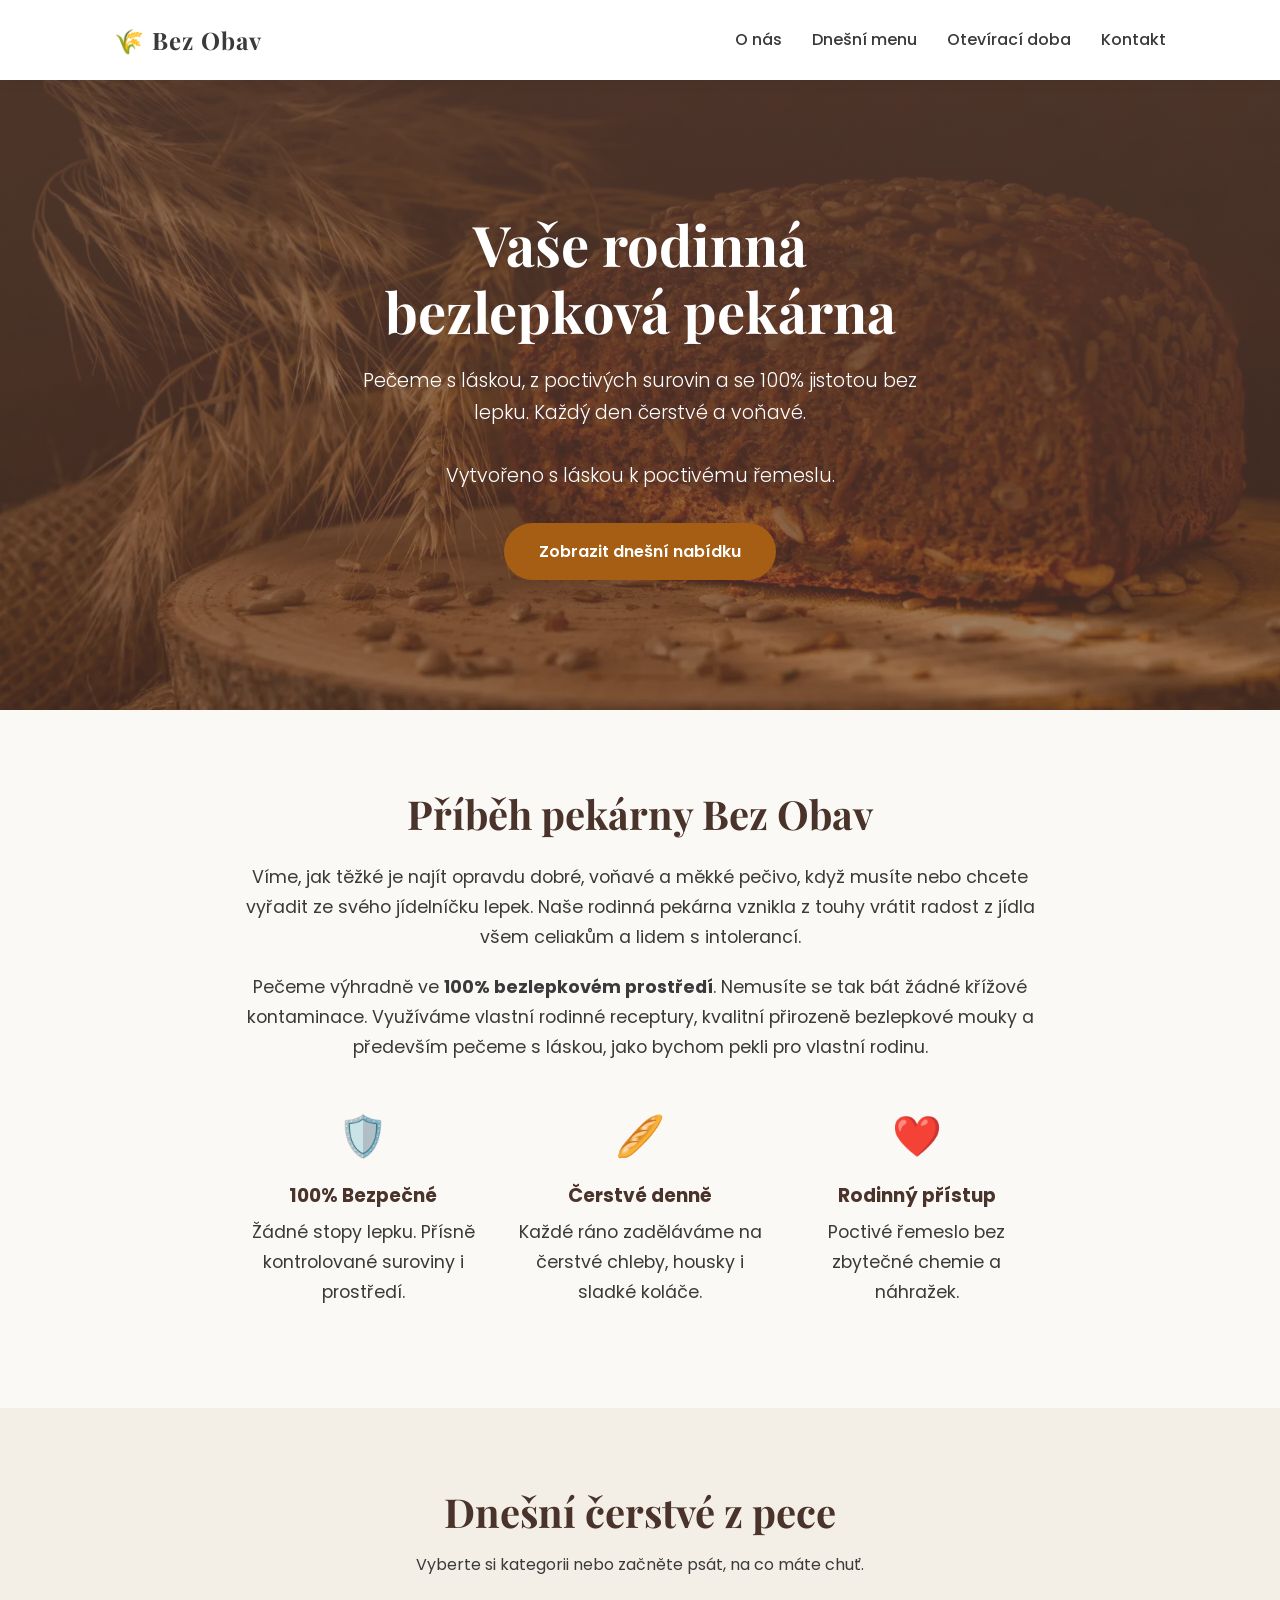
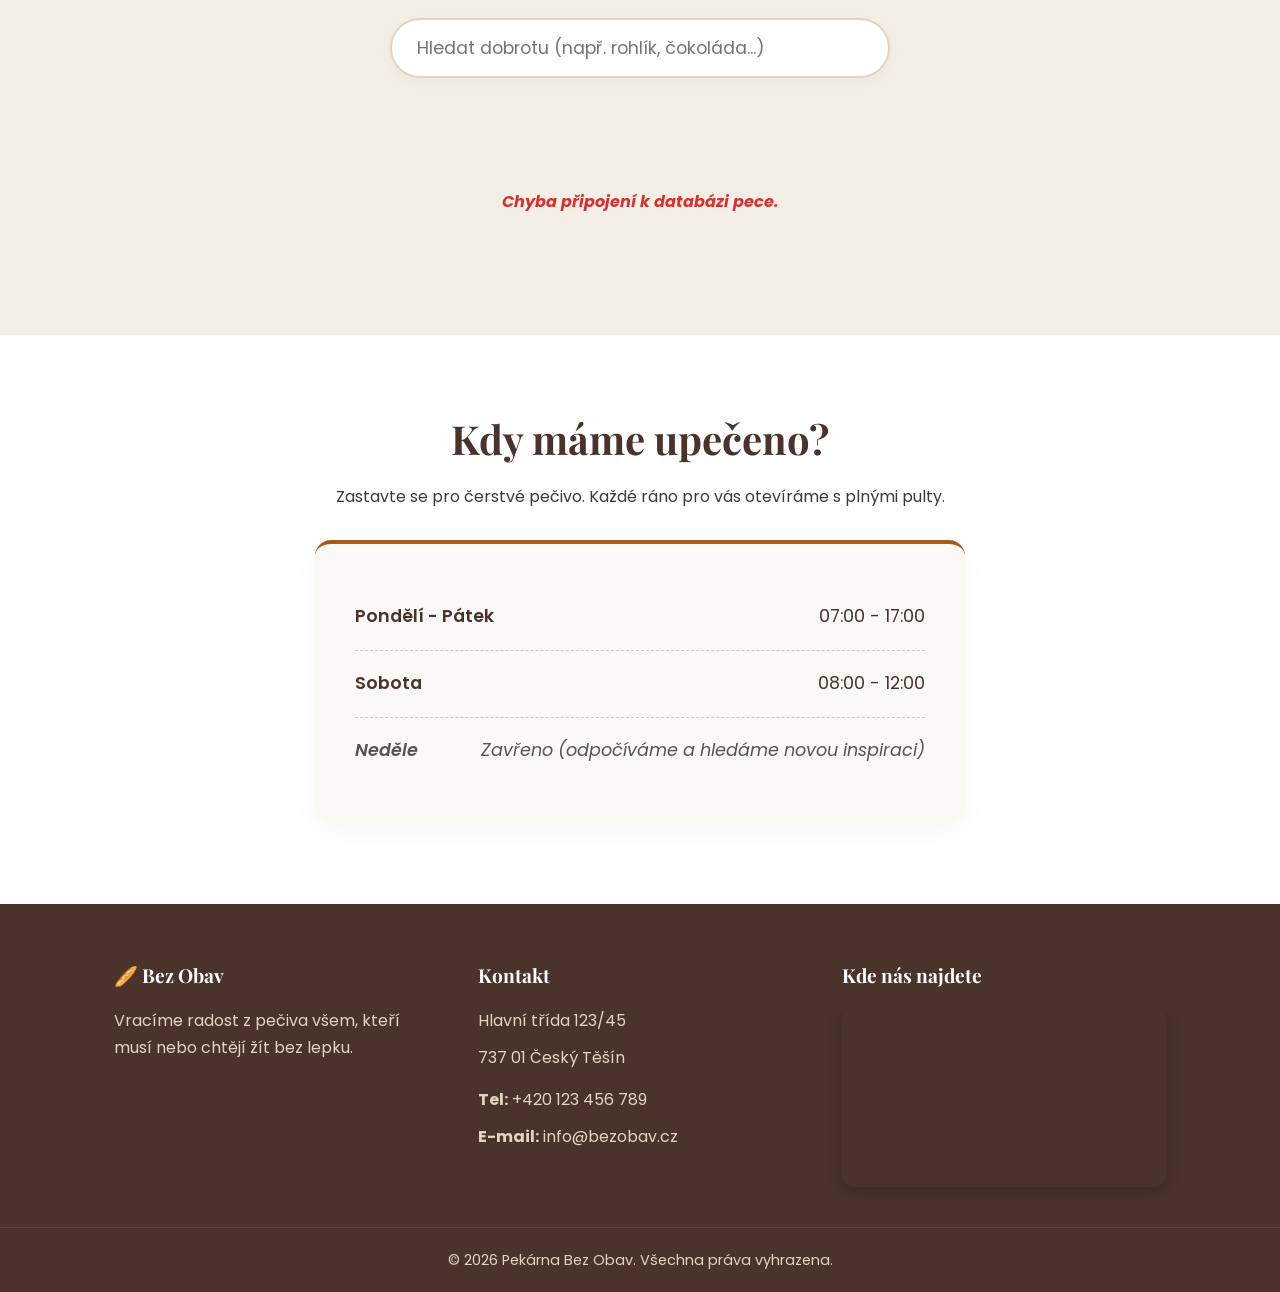
<file: index.html>
<!DOCTYPE html>
<html lang="cs">
<head>
    <meta charset="UTF-8">
    <meta name="viewport" content="width=device-width, initial-scale=1.0">
    <meta name="description" content="Rodinná bezlepková pekárna Bez Obav. Pečeme s láskou, ze 100% bezlepkových surovin. Čerstvý chléb a sladkosti každý den.">
    <title>Bez Obav | Rodinná bezlepková pekárna</title>

    <!-- 1. SEO: Meta Popisek -->
    <meta name="description" content="Rodinná bezlepková pekárna Bez Obav. Pečeme s láskou, ze 100% bezlepkových surovin. Čerstvý chléb a sladkosti každý den.">
    
    <!-- 2. Preload pro LCP (Prohlížeč stáhne hlavní fotku bleskově ještě před čtením CSS) -->
    <link rel="preload" as="image" href="images/hero-pozadi.webp" fetchpriority="high">
    
    <!-- 3. Asynchronní Google Fonty (Odstraní "Render-blocking" penalizaci) -->
    <link rel="preconnect" href="https://fonts.googleapis.com">
    <link rel="preconnect" href="https://fonts.gstatic.com" crossorigin>
    <link rel="preload" as="style" href="https://fonts.googleapis.com/css2?family=Playfair+Display:ital,wght@0,600;0,700;1,600&family=Poppins:wght@300;400;500;600&display=swap">
    <link rel="stylesheet" href="https://fonts.googleapis.com/css2?family=Playfair+Display:ital,wght@0,600;0,700;1,600&family=Poppins:wght@300;400;500;600&display=swap" media="print" onload="this.media='all'">
    <noscript>
        <link rel="stylesheet" href="https://fonts.googleapis.com/css2?family=Playfair+Display:ital,wght@0,600;0,700;1,600&family=Poppins:wght@300;400;500;600&display=swap">
    </noscript>
    
    <link rel="stylesheet" href="styles/style-final.css">
</head>
<body>

    <nav class="navigace">
        <div class="kontejner nav-obsah">
            <a href="#" class="logo">🌾 Bez Obav</a>
            <ul class="nav-odkazy">
                <li><a href="#o-nas">O nás</a></li>
                <li><a href="#menu">Dnešní menu</a></li>
                <li><a href="#oteviraci-doba">Otevírací doba</a></li>
                <li><a href="#kontakt">Kontakt</a></li>
            </ul>
        </div>
    </nav>

    <header class="hero">
        <div class="hero-obsah">
            <h1>Vaše rodinná<br>bezlepková pekárna</h1>
            <p>Pečeme s láskou, z poctivých surovin a se 100% jistotou bez lepku. Každý den čerstvé a voňavé.</p>
            <p>Vytvořeno s láskou k poctivému řemeslu.</p>
            <a href="#menu" class="tlacitko">Zobrazit dnešní nabídku</a>
        </div>
    </header>

    <main>

        <!-- SEKCE: O NÁS -->
        <section id="o-nas" class="sekce-o-nas">
            <div class="kontejner">
                <div class="o-nas-obsah">
                    <h2>Příběh pekárny Bez Obav</h2>
                    <p>
                        Víme, jak těžké je najít opravdu dobré, voňavé a měkké pečivo, když musíte nebo chcete vyřadit ze svého jídelníčku lepek. Naše rodinná pekárna vznikla z touhy vrátit radost z jídla všem celiakům a lidem s intolerancí.
                    </p>
                    <p>
                        Pečeme výhradně ve <strong>100% bezlepkovém prostředí</strong>. Nemusíte se tak bát žádné křížové kontaminace. Využíváme vlastní rodinné receptury, kvalitní přirozeně bezlepkové mouky a především pečeme s láskou, jako bychom pekli pro vlastní rodinu.
                    </p>
                    
                    <div class="o-nas-ikony">
                        <div class="ikona-box">
                            <span>🛡️</span>
                            <h3>100% Bezpečné</h3>
                            <p>Žádné stopy lepku. Přísně kontrolované suroviny i prostředí.</p>
                        </div>
                        <div class="ikona-box">
                            <span>🥖</span>
                            <h3>Čerstvé denně</h3>
                            <p>Každé ráno zaděláváme na čerstvé chleby, housky i sladké koláče.</p>
                        </div>
                        <div class="ikona-box">
                            <span>❤️</span>
                            <h3>Rodinný přístup</h3>
                            <p>Poctivé řemeslo bez zbytečné chemie a náhražek.</p>
                        </div>
                    </div>
                </div>
            </div>
        </section>
        
        <section id="menu" class="sekce-menu">
            <div class="kontejner">
                <div class="menu-hlavicka">
                    <h2>Dnešní čerstvé z pece</h2>
                    <p>Vyberte si kategorii nebo začněte psát, na co máte chuť.</p>
                </div>

                <div class="vyhledavani-kontejner">
                    <input type="text" id="vyhledavani" placeholder="Hledat dobrotu (např. rohlík, čokoláda...)" class="vyhledavani-input">
                </div>
                
                <div id="filtry-kategorii" class="filtry"></div>

                <div id="seznam-peciva" class="mrizka-peciva">
                    <!-- Profesionální Skeleton Loaders -->
                    <div class="skeleton-karta"><div class="skeleton skeleton-img"></div><div class="skeleton-texty"><div class="skeleton skeleton-nadpis"></div><div class="skeleton skeleton-odstavec"></div><div class="skeleton skeleton-odstavec kratky"></div><div class="skeleton skeleton-cena"></div></div></div>
                    <div class="skeleton-karta"><div class="skeleton skeleton-img"></div><div class="skeleton-texty"><div class="skeleton skeleton-nadpis"></div><div class="skeleton skeleton-odstavec"></div><div class="skeleton skeleton-odstavec kratky"></div><div class="skeleton skeleton-cena"></div></div></div>
                    <div class="skeleton-karta"><div class="skeleton skeleton-img"></div><div class="skeleton-texty"><div class="skeleton skeleton-nadpis"></div><div class="skeleton skeleton-odstavec"></div><div class="skeleton skeleton-odstavec kratky"></div><div class="skeleton skeleton-cena"></div></div></div>
                    <div class="skeleton-karta"><div class="skeleton skeleton-img"></div><div class="skeleton-texty"><div class="skeleton skeleton-nadpis"></div><div class="skeleton skeleton-odstavec"></div><div class="skeleton skeleton-odstavec kratky"></div><div class="skeleton skeleton-cena"></div></div></div>
                </div>
            </div>
        </section>

        <section id="oteviraci-doba" class="sekce-oteviraci-doba">
            <div class="kontejner">
                <div class="oteviraci-obsah">
                    <h2>Kdy máme upečeno?</h2>
                    <p>Zastavte se pro čerstvé pečivo. Každé ráno pro vás otevíráme s plnými pulty.</p>
                    
                    <div class="oteviraci-karta">
                        <ul class="seznam-doba">
                            <li>
                                <strong>Pondělí - Pátek</strong> 
                                <span>07:00 - 17:00</span>
                            </li>
                            <li>
                                <strong>Sobota</strong> 
                                <span>08:00 - 12:00</span>
                            </li>
                            <li class="zavreno">
                                <strong>Neděle</strong> 
                                <span>Zavřeno (odpočíváme a hledáme novou inspiraci)</span>
                            </li>
                        </ul>
                    </div>
                </div>
            </div>
        </section>
    </main>

    <footer id="kontakt" class="paticka">
        <div class="kontejner paticka-mrizka">
            
            <div class="paticka-sloupec">
                <h3>🥖 Bez Obav</h3>
                <p>Vracíme radost z pečiva všem, kteří musí nebo chtějí žít bez lepku.</p>
            </div>
            
            <div class="paticka-sloupec">
                <h3>Kontakt</h3>
                <p>Hlavní třída 123/45</p>
                <p>737 01 Český Těšín</p>
                <p style="margin-top: 15px;"><strong>Tel:</strong> +420 123 456 789</p>
                <p><strong>E-mail:</strong> info@bezobav.cz</p>
            </div>
            
            <div class="paticka-sloupec">
                <h3>Kde nás najdete</h3>
                <div class="mapa-kontejner">
                    <iframe
                        title="Mapa s polohou pekárny"
                        src="https://www.google.com/maps/embed?pb=!1m18!1m12!1m3!1d3078.717622815853!2d18.565678176812554!3d49.739636438288294!2m3!1f0!2f0!3f0!3m2!1i1024!2i768!4f13.1!3m3!1m2!1s0x471406c2a2d69a75%3A0x3954369a52625ce4!2zTWlzdMWZb3ZpY2vDoSwgNzM1IDYyIMSMZXNrw70gVMSbxaHDrW4gNg!5e1!3m2!1scs!2scz!4v1784133111474!5m2!1scs!2scz"
                        width="100%" 
                        height="180" 
                        style="border:0;" 
                        allowfullscreen="" 
                        loading="lazy" 
                        referrerpolicy="no-referrer-when-downgrade">
                    </iframe>
                </div>
            </div>

        </div>
        
        <div class="paticka-spodek">
            <p>&copy; <script>document.write(new Date().getFullYear())</script> Pekárna Bez Obav. Všechna práva vyhrazena.</p>
        </div>
    </footer>

    <script src="scripts/index.js"></script>
</body>
</html>
</file>
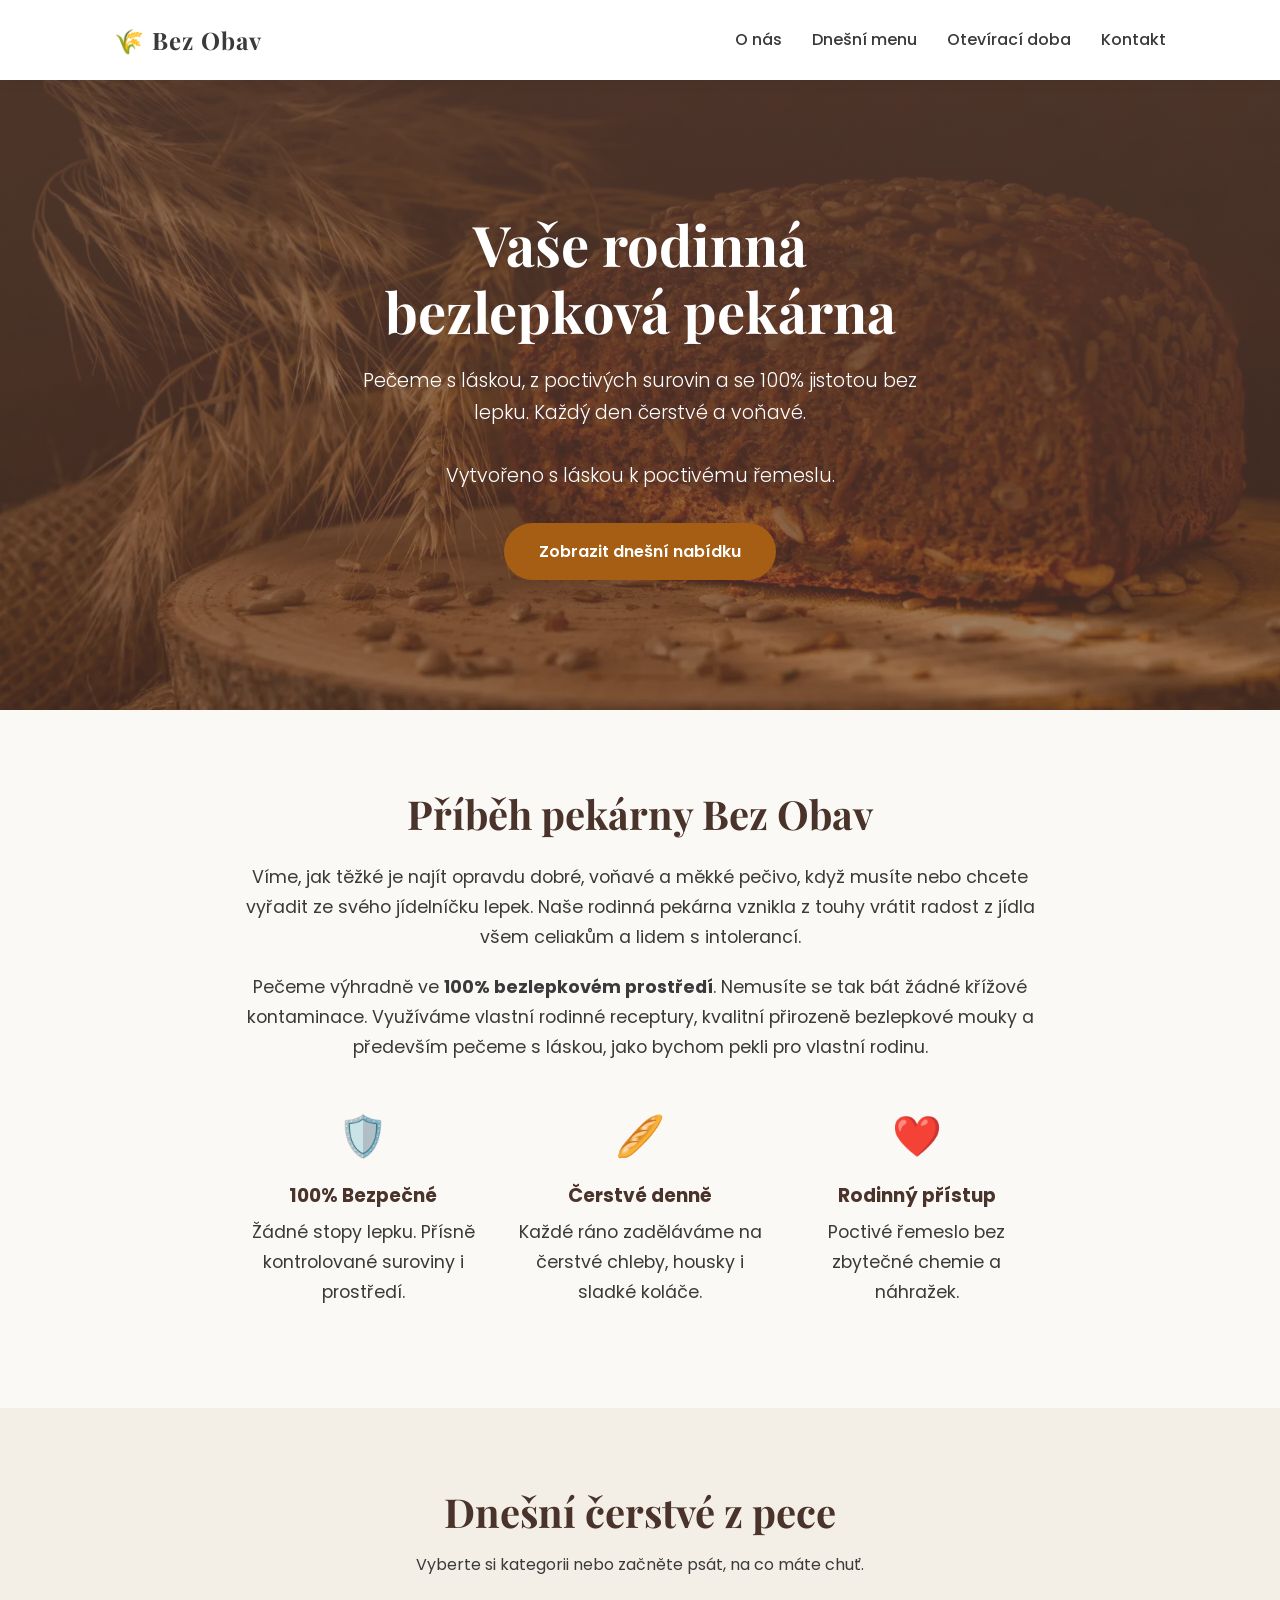
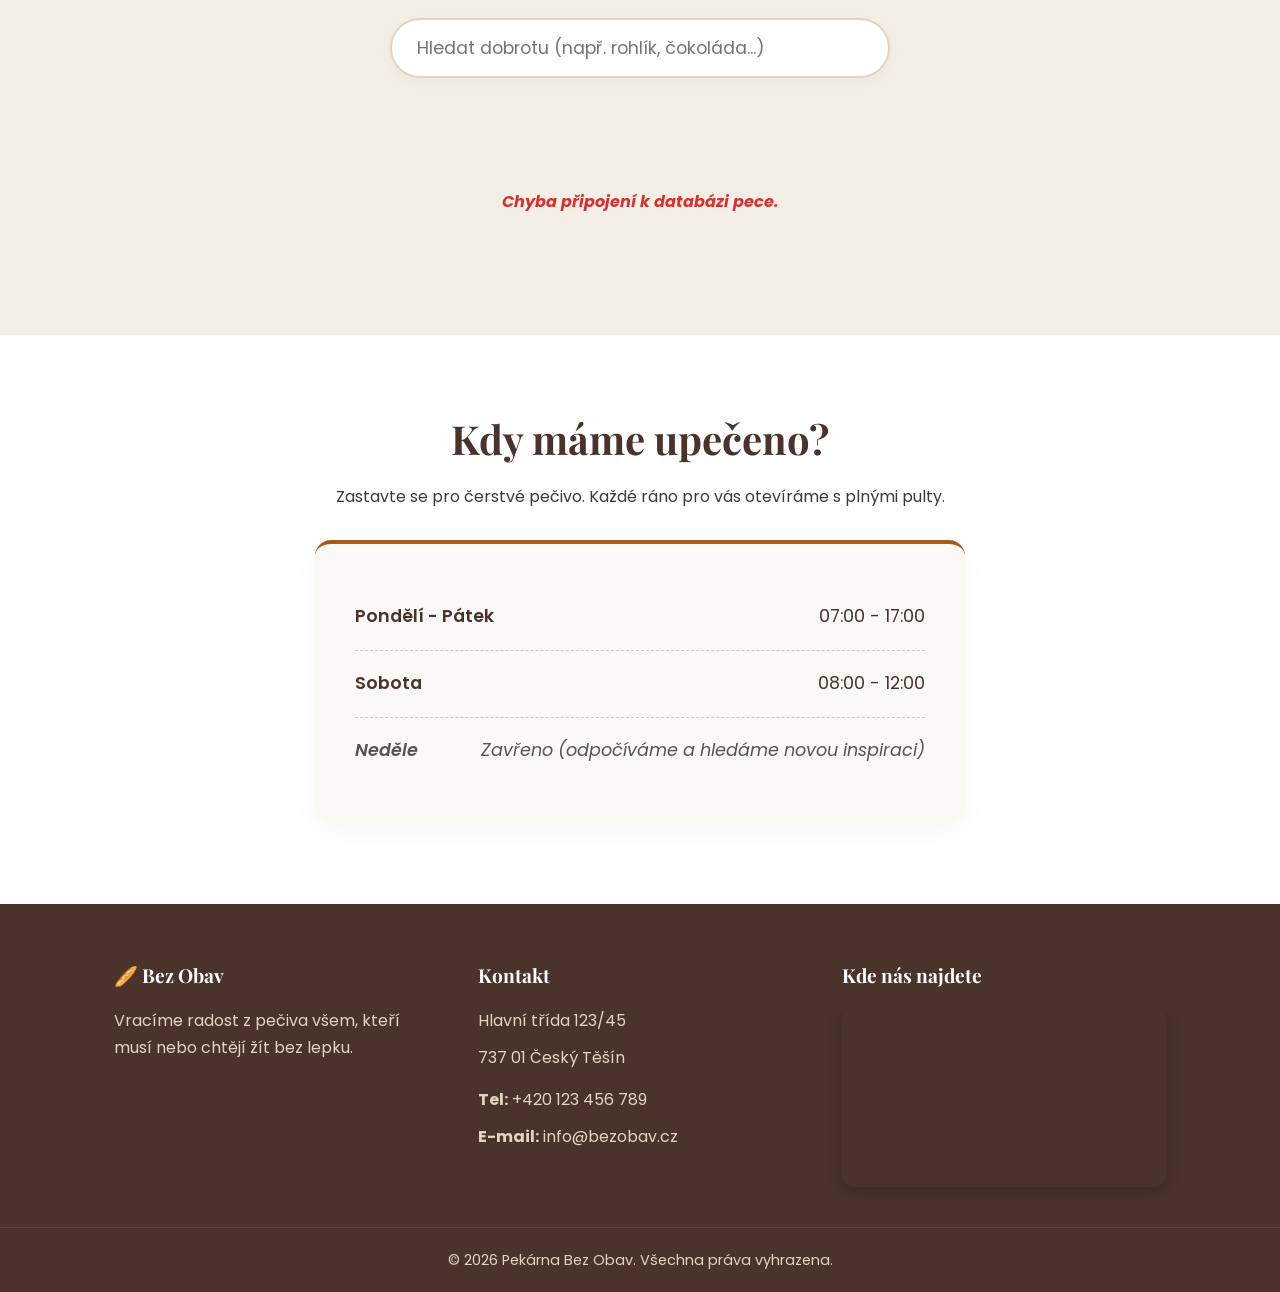
<file: produkt-detail.html>
<!DOCTYPE html>
<html lang="cs">
<head>
    <meta charset="UTF-8">
    <meta name="viewport" content="width=device-width, initial-scale=1.0">
    <title>Detail pečiva | Bez Obav</title>
    
    <!-- SEO: Meta popisek -->
    <meta name="description" content="Detail našeho bezlepkového pečiva. Poctivá ruční výroba a 100% bezlepkové suroviny z rodinné pekárny Bez Obav.">
    
    <!-- Asynchronní Google Fonty -->
    <link rel="preconnect" href="https://fonts.googleapis.com">
    <link rel="preconnect" href="https://fonts.gstatic.com" crossorigin>
    <link rel="preload" as="style" href="https://fonts.googleapis.com/css2?family=Playfair+Display:ital,wght@0,600;0,700;1,600&family=Poppins:wght@300;400;500;600&display=swap">
    <link rel="stylesheet" href="https://fonts.googleapis.com/css2?family=Playfair+Display:ital,wght@0,600;0,700;1,600&family=Poppins:wght@300;400;500;600&display=swap" media="print" onload="this.media='all'">
    <noscript>
        <link rel="stylesheet" href="https://fonts.googleapis.com/css2?family=Playfair+Display:ital,wght@0,600;0,700;1,600&family=Poppins:wght@300;400;500;600&display=swap">
    </noscript>

    <link rel="stylesheet" href="styles/style-final.css">
</head>
<body>

    <nav class="navigace">
        <div class="kontejner nav-obsah">
            <a href="index.html" class="logo">🌾 Bez Obav</a>
            <ul class="nav-odkazy">
                <li><a href="index.html">Zpět na menu</a></li>
            </ul>
        </div>
    </nav>

    <main class="kontejner" style="padding: 60px 24px; min-height: 70vh;">
        <a href="index.html" class="tlacitko-zpet">← Zpět na nabídku</a>
        
        <div id="detail-produktu">
            <p class="nacteni">Připravuji detail produktu...</p>
        </div>
    </main>

    <footer class="paticka">
        <div class="paticka-spodek">
            <p>&copy; <script>document.write(new Date().getFullYear())</script> Pekárna Bez Obav. Všechna práva vyhrazena.</p>
        </div>
    </footer>

    <script src="scripts/produkt-detail.js"></script>
</body>
</html>
</file>
<file: styles/style-final.css>
/* ==========================================================================
   🍞 PEKÁRNA BEZ OBAV - HLAVNÍ STYLY
   ========================================================================== */

/* --------------------------------------------------------------------------
   1. PROMĚNNÉ (Design Systém)
   -------------------------------------------------------------------------- */
:root {
    /* Barvy */
    --zlata-kura: #A65D14;     /* Hlavní akcentní barva */
    --zlata-kura-hover: #8F4E0E; 
    --tmavy-chleb: #4A332A;    /* Nadpisy a patička */
    --kremova-svetla: #FBF9F6; /* Pozadí stránek */
    --kremova-tmavsi: #F4EFE6; /* Pozadí sekce menu */
    --text-bezny: #3A3A3A;     /* Běžný text */
    --bila: #FFFFFF;
    --chyba-cervena: #D63031;
    
    /* Typografie */
    --font-nadpisy: 'Playfair Display', serif;
    --font-text: 'Poppins', sans-serif;
    
    /* Layout */
    --vyska-menu: 80px;        /* Proměnná pro výšku hlavičky */
}

/* --------------------------------------------------------------------------
   2. RESET A ZÁKLADNÍ NASTAVENÍ HTML/BODY
   -------------------------------------------------------------------------- */
*, *::before, *::after {
    margin: 0;
    padding: 0;
    box-sizing: border-box;
}

html {
    /* Plynulé odscrollování po kliknutí na odkaz v menu */
    scroll-behavior: smooth;
    /* Zajistí, aby se sekce nezastavila pod fixním menu, ale přesně pod ním */
    scroll-padding-top: var(--vyska-menu); 
}

body {
    font-family: var(--font-text);
    background-color: var(--kremova-svetla);
    color: var(--text-bezny);
    line-height: 1.7;
    -webkit-font-smoothing: antialiased; /* Hezčí vykreslování písma */
   /* PŘIDÁNO: Definitivní přilepení patičky dolů */
    display: flex;
    flex-direction: column;
    min-height: 100vh;
}

/* --------------------------------------------------------------------------
   3. STRUKTURA A OBALY (Záchrana patičky a scrollování)
   -------------------------------------------------------------------------- */
/* Hlavní obal zamezující horizontálnímu scrollování a tlačící patičku dolů */
.obal-stranky {
    display: flex;
    flex-direction: column;
    min-height: 100vh;
    overflow-x: hidden; 
    width: 100%;
}

/* Hlavní obsah - natahuje se a tlačí patičku na dno */
main {
    flex: 1 0 auto; 
    width: 100%;
}

/* Centrovací kontejner pro omezení šířky obsahu */
.kontejner {
    max-width: 1100px;
    margin: 0 auto;
    padding: 0 24px;
    width: 100%;
}

/* --------------------------------------------------------------------------
   4. TYPOGRAFIE A GLOBÁLNÍ ELEMENTY
   -------------------------------------------------------------------------- */
h1, h2, h3, h4 {
    font-family: var(--font-nadpisy);
    color: var(--tmavy-chleb);
    line-height: 1.2;
}

a {
    text-decoration: none;
    color: inherit;
}

.tlacitko {
    display: inline-block;
    background-color: var(--zlata-kura);
    color: var(--bila);
    padding: 15px 35px;
    border-radius: 30px;
    font-weight: 600;
    cursor: pointer;
    border: none;
    transition: transform 0.3s ease, background-color 0.3s ease, box-shadow 0.3s ease;
}

.tlacitko:hover {
    background-color: var(--zlata-kura-hover);
    transform: translateY(-3px);
    box-shadow: 0 5px 15px rgba(212, 140, 70, 0.4);
}

/* --------------------------------------------------------------------------
   5. HLAVIČKA A NAVIGACE
   -------------------------------------------------------------------------- */
.navigace {
    background-color: var(--bila);
    box-shadow: 0 2px 15px rgba(0,0,0,0.05);
    position: sticky;
    top: 0;
    z-index: 1000;
    height: var(--vyska-menu);
}

.nav-obsah {
    display: flex;
    justify-content: space-between;
    align-items: center;
    height: 100%;
}

.logo {
    font-family: var(--font-nadpisy);
    font-size: 1.5rem;
    font-weight: 700;
    letter-spacing: 1px;
}

.nav-odkazy {
    list-style: none;
    display: flex;
    gap: 30px;
}

.nav-odkazy a {
    font-weight: 500;
    transition: color 0.3s ease;
}

.nav-odkazy a:hover {
    color: var(--zlata-kura);
}

/* --------------------------------------------------------------------------
   6. HERO SEKCE (Uvítání)
   -------------------------------------------------------------------------- */
.hero {
    /* Původní gradient zůstává pro ztmavení, mění se jen cesta k url() */
    background: linear-gradient(rgba(92, 64, 51, 0.8), rgba(92, 64, 51, 0.6)), 
                url('../images/hero-pozadi.webp') center/cover;
    height: 70vh;
    min-height: 500px;
    display: flex;
    align-items: center;
    justify-content: center;
    text-align: center;
    color: var(--bila);
    padding: 20px;
}

.hero h1 {
    color: var(--bila);
    font-size: 3.5rem;
    margin-bottom: 20px;
}

.hero p {
    font-size: 1.2rem;
    max-width: 600px;
    margin: 0 auto 30px auto;
    font-weight: 300;
}

/* --------------------------------------------------------------------------
   7. SEKCE: O NÁS
   -------------------------------------------------------------------------- */
.sekce-o-nas {
    padding: 80px 0;
    background-color: var(--kremova-svetla);
}

.o-nas-obsah {
    max-width: 800px;
    margin: 0 auto;
    text-align: center;
}

.o-nas-obsah h2 {
    font-size: 2.5rem;
    margin-bottom: 25px;
}

.o-nas-obsah p {
    font-size: 1.1rem;
    margin-bottom: 20px;
}

.o-nas-ikony {
    display: flex;
    justify-content: center;
    gap: 30px;
    flex-wrap: wrap;
    margin-top: 40px;
}

.ikona-box {
    flex: 1;
    min-width: 200px;
}

.ikona-box span {
    font-size: 2.5rem;
    display: block;
    margin-bottom: 15px;
}

.ikona-box h3 {
    margin-bottom: 10px;
    font-family: var(--font-text);
}

/* --------------------------------------------------------------------------
   8. SEKCE: DNEŠNÍ MENU & PRODUKTY
   -------------------------------------------------------------------------- */
.sekce-menu {
    background-color: var(--kremova-tmavsi);
    padding: 80px 0;
}

.menu-hlavicka {
    text-align: center;
    margin-bottom: 40px;
}

.menu-hlavicka h2 {
    font-size: 2.5rem;
    margin-bottom: 15px;
}

/* Vyhledávání a Filtry */
.vyhledavani-kontejner {
    text-align: center;
    margin-bottom: 30px;
}

.vyhledavani-input {
    width: 100%;
    max-width: 500px;
    padding: 15px 25px;
    border: 2px solid #e0d5c1;
    border-radius: 30px;
    font-size: 1.1rem;
    font-family: var(--font-text);
    box-shadow: 0 4px 15px rgba(0,0,0,0.03);
    transition: all 0.3s ease;
    outline: none;
}

.vyhledavani-input:focus {
    border-color: var(--zlata-kura);
    box-shadow: 0 4px 20px rgba(212, 140, 70, 0.15);
}

.filtry {
    display: flex;
    justify-content: center;
    flex-wrap: wrap;
    gap: 10px;
    margin-bottom: 40px;
}

.filtr-btn {
    background-color: var(--bila);
    border: 2px solid var(--zlata-kura);
    color: var(--zlata-kura);
    padding: 8px 20px;
    border-radius: 20px;
    cursor: pointer;
    font-weight: 600;
    transition: all 0.3s ease;
}

.filtr-btn:hover, .filtr-btn.aktivni {
    background-color: var(--zlata-kura);
    color: var(--bila);
}

/* Kategorie produktů */
.kategorie-sekce {
    margin-bottom: 50px;
    animation: nabehKategorie 0.4s ease-out;
}

@keyframes nabehKategorie {
    from { opacity: 0; transform: translateY(10px); }
    to { opacity: 1; transform: translateY(0); }
}

.kategorie-nadpis {
    font-size: 1.8rem;
    margin-bottom: 25px;
    padding-bottom: 10px;
    border-bottom: 3px solid var(--zlata-kura);
    display: inline-block;
}

.kategorie-pruh {
    display: grid;
    grid-template-columns: repeat(auto-fill, minmax(240px, 1fr));
    gap: 20px;
}

/* Samotná karta produktu */
.karta-peciva {
    background-color: var(--bila);
    border-radius: 16px;
    box-shadow: 0 10px 30px rgba(0,0,0,0.03);
    border-top: 4px solid var(--kremova-svetla);
    display: flex;
    flex-direction: column;
    cursor: pointer;
    overflow: hidden;
    transition: all 0.4s ease;
    width: 100%;
}

.karta-peciva:hover {
    transform: translateY(-8px);
    box-shadow: 0 15px 40px rgba(0,0,0,0.08);
    border-top-color: var(--zlata-kura);
}

.karta-obrazek {
    width: 100%;
    height: 220px;
    object-fit: cover;
    border-bottom: 3px solid var(--kremova-svetla);
    transition: transform 0.4s ease;
}

.karta-peciva:hover .karta-obrazek {
    transform: scale(1.05);
}

.karta-texty {
    padding: 20px;
    display: flex;
    flex-direction: column;
    height: 100%;
}

.karta-texty h3 {
    font-size: 1.4rem;
    margin-bottom: 10px;
}

.karta-texty p {
    font-size: 0.95rem;
    flex-grow: 1;
    margin-bottom: 20px;
}

.cena {
    font-size: 1.5rem;
    font-weight: 600;
    color: var(--zlata-kura);
    font-family: var(--font-nadpisy);
}

.hmotnost {
    font-size: 0.85rem;
    color: #555555;
    display: block;
    margin-top: 5px;
}

/* Zprávy API */
.nacteni, .chyba {
    text-align: center;
    grid-column: 1 / -1;
    font-style: italic;
    padding: 40px 20px;
}
.chyba { color: var(--chyba-cervena); font-weight: bold; }

/* --------------------------------------------------------------------------
   9. DETAIL PRODUKTU (produkt-detail.html)
   -------------------------------------------------------------------------- */
.tlacitko-zpet {
    display: inline-flex;
    align-items: center;
    color: var(--text-bezny);
    font-weight: 500;
    margin-bottom: 40px;
    transition: color 0.3s ease;
}

.tlacitko-zpet:hover {
    color: var(--zlata-kura);
}

.produkt-stranka-mrizka {
    display: grid;
    grid-template-columns: 1fr 1fr;
    gap: 60px;
    align-items: start;
}

.produkt-kategorie {
    display: inline-block;
    background-color: var(--bila);
    padding: 5px 15px;
    border-radius: 20px;
    font-size: 0.9rem;
    font-weight: 600;
    color: var(--zlata-kura);
    margin-bottom: 15px;
    border: 1px solid #eee;
}

.produkt-info h1 {
    font-size: 3rem;
    margin-bottom: 20px;
}

.produkt-cena {
    font-family: var(--font-nadpisy);
    font-size: 2.2rem;
    color: var(--zlata-kura);
    font-weight: 700;
    margin-bottom: 30px;
}

.produkt-popis {
    font-size: 1.1rem;
    margin-bottom: 40px;
}

.box-alergeny {
    background-color: #fff0f0;
    border-left: 5px solid var(--chyba-cervena);
    padding: 20px;
    border-radius: 8px;
    color: #c0392b;
}

/* --------------------------------------------------------------------------
   10. FOTOGALERIE A LIGHTBOX
   -------------------------------------------------------------------------- */
.produkt-fotky {
    display: flex;
    flex-direction: column;
    gap: 15px;
}

.hlavni-foto-obal {
    position: relative;
    width: 100%;
    border-radius: 16px;
    overflow: hidden;
    cursor: zoom-in;
    box-shadow: 0 10px 30px rgba(0,0,0,0.08);
}

.produkt-hlavni-foto {
    width: 100%;
    aspect-ratio: 4 / 3;
    object-fit: contain;
    border: 3px solid var(--bila);
    border-radius: 16px;
    display: block;
}

.galerie-sipka {
    position: absolute;
    top: 50%;
    transform: translateY(-50%);
    background: rgba(255, 255, 255, 0.95);
    border: none;
    /* Pevné rozměry zaručí dokonalý kruh */
    width: 48px; 
    height: 48px;
    display: flex;
    align-items: center;
    justify-content: center;
    cursor: pointer;
    border-radius: 50%;
    color: var(--tmavy-chleb);
    font-size: 1.2rem;
    transition: all 0.3s ease;
    box-shadow: 0 4px 12px rgba(0,0,0,0.15);
}

.galerie-sipka:hover {
    background: var(--zlata-kura);
    color: var(--bila);
}

.galerie-sipka.vlevo { left: 15px; }
.galerie-sipka.vpravo { right: 15px; }

.galerie-nahledy {
    display: flex;
    gap: 12px;
    overflow-x: auto;
    padding-bottom: 10px;
}

.nahled-foto {
    width: 80px;
    height: 80px;
    object-fit: cover;
    border-radius: 8px;
    cursor: pointer;
    opacity: 0.5;
    transition: all 0.3s ease;
    border: 2px solid transparent;
}

.nahled-foto:hover, .nahled-foto.aktivni {
    opacity: 1;
    border-color: var(--zlata-kura);
}

/* Lightbox overlay */
.lightbox {
    position: fixed;
    top: 0; left: 0; width: 100%; height: 100%;
    background: rgba(0, 0, 0, 0.9);
    display: flex;
    justify-content: center;
    align-items: center;
    z-index: 9999;
    opacity: 0;
    pointer-events: none;
    transition: opacity 0.3s ease;
}

.lightbox.zobrazeno {
    opacity: 1;
    pointer-events: auto;
}

.lightbox-img {
    max-width: 90vw;
    max-height: 80vh;
    object-fit: contain;
    border-radius: 12px;
    box-shadow: 0 5px 30px rgba(0,0,0,0.6);
}

.lightbox-zavrit {
    position: absolute;
    top: 25px;
    right: 40px;
    color: var(--bila);
    font-size: 45px;
    cursor: pointer;
    transition: color 0.3s;
}

.lightbox-zavrit:hover { color: var(--zlata-kura); }

.lightbox-sipka {
    position: absolute;
    top: 50%;
    transform: translateY(-50%);
    color: rgba(255, 255, 255, 0.7);
    font-size: 50px;
    cursor: pointer;
    background: transparent;
    border: none;
    transition: color 0.3s ease, transform 0.3s ease;
    padding: 20px;
    z-index: 10000;
}

.lightbox-sipka:hover { 
    color: var(--bila); 
    transform: translateY(-50%) scale(1.1);
}

.lightbox-sipka.vlevo { left: 20px; }
.lightbox-sipka.vpravo { right: 20px; }

/* Skrytí šipek na mobilech, kde se často swajpuje, nebo jejich zmenšení */
@media (max-width: 768px) {
    .lightbox-sipka { font-size: 35px; padding: 10px; }
    .lightbox-sipka.vlevo { left: 5px; }
    .lightbox-sipka.vpravo { right: 5px; }
}

/* --------------------------------------------------------------------------
   11. SEKCE: OTEVÍRACÍ DOBA
   -------------------------------------------------------------------------- */
.sekce-oteviraci-doba {
    padding: 80px 0;
    background-color: var(--bila);
}

.oteviraci-obsah {
    max-width: 650px;
    margin: 0 auto;
    text-align: center;
}

.oteviraci-obsah h2 {
    font-size: 2.5rem;
    margin-bottom: 20px;
}

.oteviraci-karta {
    background-color: var(--kremova-svetla);
    border-radius: 16px;
    padding: 40px;
    box-shadow: 0 10px 30px rgba(0,0,0,0.03);
    border-top: 4px solid var(--zlata-kura);
    margin-top: 30px;
}

.seznam-doba {
    list-style: none;
}

.seznam-doba li {
    display: flex;
    justify-content: space-between;
    padding: 18px 0;
    border-bottom: 1px dashed #d1c8b8;
    font-size: 1.1rem;
    color: var(--tmavy-chleb);
}

.seznam-doba li:last-child { border-bottom: none; }
.seznam-doba strong { font-weight: 600; }
.seznam-doba .zavreno, 
.seznam-doba em,
em { 
    color: #555555; 
    font-style: italic; 
}

/* --------------------------------------------------------------------------
   12. PATIČKA (Odtlačená dolů díky flexboxu)
   -------------------------------------------------------------------------- */
.paticka {
    background-color: var(--tmavy-chleb);
    color: #e0d5c1;
    padding: 60px 0 20px 0;
    flex-shrink: 0; /* Zabrání zmenšení elementu */
}

.paticka-mrizka {
    display: grid;
    grid-template-columns: repeat(auto-fit, minmax(250px, 1fr));
    gap: 40px;
    margin-bottom: 40px;
}

.paticka-sloupec h3 {
    color: var(--bila);
    margin-bottom: 20px;
    font-size: 1.2rem;
}

.paticka-sloupec p { margin-bottom: 10px; }

.mapa-kontejner {
    width: 100%;
    border-radius: 12px;
    overflow: hidden;
    box-shadow: 0 5px 15px rgba(0, 0, 0, 0.2);
    margin-top: 15px;
}

.mapa-kontejner iframe { display: block; }

.paticka-spodek {
    text-align: center;
    border-top: 1px solid rgba(255,255,255,0.1);
    padding-top: 20px;
    font-size: 0.9rem;
}

/* --------------------------------------------------------------------------
   13. RESPONZIVITA A MOBILNÍ ZOBRAZENÍ
   -------------------------------------------------------------------------- */

/* Tablet */
@media (max-width: 900px) {
    .produkt-stranka-mrizka {
        grid-template-columns: 1fr;
        gap: 40px;
    }
}

/* Mobil */
@media (max-width: 768px) {
    .nav-odkazy { display: none; }
    
    .hero h1 { font-size: 2.2rem; }
    
    .sekce-o-nas { padding: 50px 24px; }
    .o-nas-ikony { flex-direction: column; gap: 40px; }
    
    .produkt-info h1 { font-size: 2.2rem; }
    
    .produkt-cena {
        font-size: 1.8rem;
        word-wrap: break-word; /* Zabrání dlouhým cenám rozbít stránku do boku */
    }

    .seznam-doba li {
        flex-direction: column;
        gap: 5px;
    }

    .lightbox-zavrit {
        top: 15px;
        right: 20px;
        font-size: 35px;
    }

    /* "Netflix" styl na mobilech pro karty produktů */
    .kategorie-pruh {
        display: flex;
        flex-wrap: nowrap;
        overflow-x: auto;
        padding-bottom: 20px;
        scrollbar-width: none; /* Skryje posuvník Firefox */
        -ms-overflow-style: none; /* Skryje posuvník IE/Edge */
        scroll-snap-type: x mandatory; 
    }

    .kategorie-pruh::-webkit-scrollbar { display: none; /* Skryje posuvník Chrome/Safari */ }

    .karta-horizontalni {
        min-width: 260px;
        max-width: 260px;
        flex-shrink: 0;
        scroll-snap-align: start; 
    }
}

/* ==========================================================================
   14. SKELETON LOADERS A EMPTY STATES (Profesionální UX)
   ========================================================================== */

/* Skeleton animace - Simulace načítání obsahu */
@keyframes skeleton-loading {
    0% { background-color: #e2e2e2; }
    100% { background-color: #f0f0f0; }
}

.skeleton {
    animation: skeleton-loading 1s linear infinite alternate;
    border-radius: 8px;
}

.skeleton-karta {
    background-color: var(--bila);
    border-radius: 16px;
    box-shadow: 0 10px 30px rgba(0,0,0,0.03);
    height: 400px;
    display: flex;
    flex-direction: column;
    padding: 0;
    overflow: hidden;
    width: 100%;
}

.skeleton-img { height: 220px; width: 100%; border-radius: 0; }
.skeleton-texty { padding: 20px; display: flex; flex-direction: column; gap: 12px; height: 100%; }
.skeleton-nadpis { height: 24px; width: 70%; margin-bottom: 10px; }
.skeleton-odstavec { height: 14px; width: 100%; }
.skeleton-odstavec.kratky { width: 80%; }
.skeleton-cena { height: 28px; width: 40%; margin-top: auto; }

/* Empty state - Stav "Nenalezeno" */
.prazdny-stav {
    text-align: center;
    padding: 60px 20px;
    grid-column: 1 / -1;
    display: flex;
    flex-direction: column;
    align-items: center;
    background: var(--bila);
    border-radius: 16px;
    box-shadow: 0 5px 20px rgba(0,0,0,0.03);
    border: 2px dashed #e0d5c1;
}

.prazdny-stav-ikona {
    font-size: 3.5rem;
    opacity: 0.6;
    margin-bottom: 15px;
    filter: grayscale(100%);
}

.prazdny-stav h3 {
    font-size: 1.5rem;
    color: var(--tmavy-chleb);
    margin-bottom: 10px;
}
</file>
